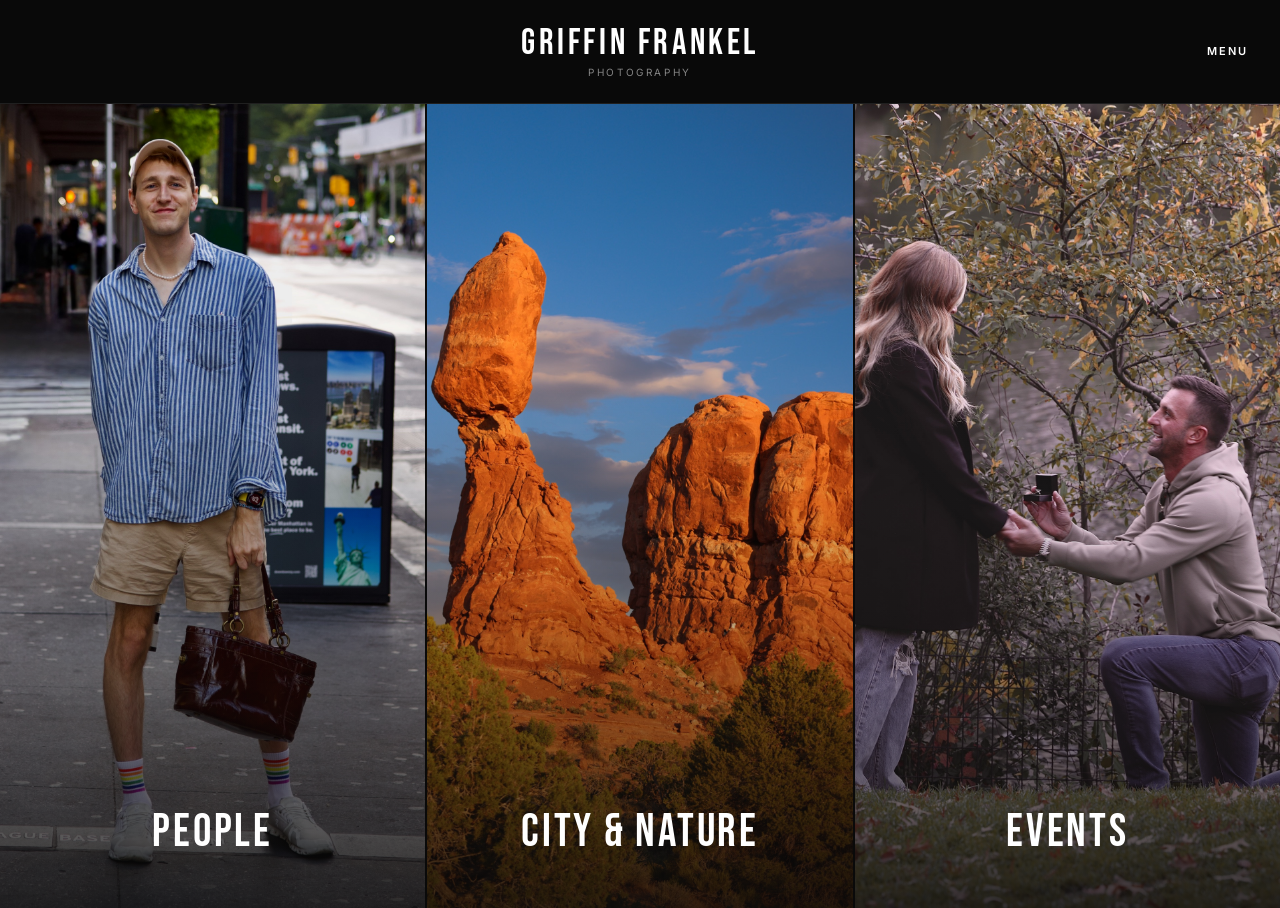
<file: index.html>
<!doctype html>
<html lang="en">
<head>
  <meta charset="utf-8" />
  <meta name="viewport" content="width=device-width, initial-scale=1" />
  <meta name="theme-color" content="#0a0a0a" />
  <meta name="description" content="Griffin Frankel Photography — People, city &amp; nature, and events." />
  <title>Griffin Frankel Photography</title>

  <link rel="preconnect" href="https://fonts.googleapis.com">
  <link rel="preconnect" href="https://fonts.gstatic.com" crossorigin>
  <link href="https://fonts.googleapis.com/css2?family=Bebas+Neue&family=Inter:wght@300;400;500;600&display=swap" rel="stylesheet">

  <link rel="icon" type="image/svg+xml" href="favicon.svg" />
  <link rel="stylesheet" href="styles.css?v=8" />
  <!-- Skip the intro splash if it's already played this session (runs before paint) -->
  <script>
    try { if (sessionStorage.getItem('introSeen')) document.documentElement.classList.add('intro-seen'); } catch (e) {}
  </script>
</head>
<body>
  <div class="intro" id="intro" aria-hidden="true">
    <h1 class="intro__title">
      <span>Griffin Frankel</span>
      <span class="intro__sub">Photography</span>
    </h1>
  </div>

  <header class="header">
    <div></div>
    <a class="brand" href="index.html" aria-label="Home">
      <span class="brand__name">Griffin Frankel</span>
      <span class="brand__tag">Photography</span>
    </a>
    <button class="menu-btn" id="menuBtn" aria-label="Open menu">Menu</button>
  </header>

  <nav class="nav-overlay" id="navOverlay" aria-label="Site navigation">
    <button class="nav-overlay__close" id="menuClose" aria-label="Close menu">Close</button>
    <ul class="nav-overlay__links">
      <li><a href="portrait.html">People</a></li>
      <li><a href="city-nature.html">City &amp; Nature</a></li>
      <li><a href="events.html">Events</a></li>
      <li class="nav-overlay__divider" aria-hidden="true"></li>
      <li><a href="contact.html">Contact</a></li>
    </ul>
  </nav>

  <main>
    <section class="panels" aria-label="Galleries">
      <a class="panel" href="portrait.html">
        <img class="panel__img" src="images/2T7A1190.jpg" alt="" fetchpriority="high" />
        <span class="panel__label">People</span>
      </a>
      <a class="panel" href="city-nature.html">
        <img class="panel__img" src="images/2T7A2553.jpg" alt="" fetchpriority="high" />
        <span class="panel__label">City &amp; Nature</span>
      </a>
      <a class="panel" href="events.html">
        <img class="panel__img" src="images/2T7A1469.jpeg" alt="" fetchpriority="high" />
        <span class="panel__label">Events</span>
      </a>
    </section>
  </main>

  <script src="script.js?v=6"></script>
  <script>
    // Remove the splash from the DOM after it fades, and mark it seen for this session
    (function () {
      var intro = document.getElementById('intro');
      if (!intro) return;
      if (document.documentElement.classList.contains('intro-seen')) { intro.remove(); return; }
      try { sessionStorage.setItem('introSeen', '1'); } catch (e) {}
      intro.addEventListener('animationend', function (e) {
        if (e.animationName === 'introFade') intro.remove();
      });
      // Fallback in case the animationend event doesn't fire
      setTimeout(function () { if (intro.parentNode) intro.remove(); }, 3000);
    })();
  </script>
</body>
</html>
</file>
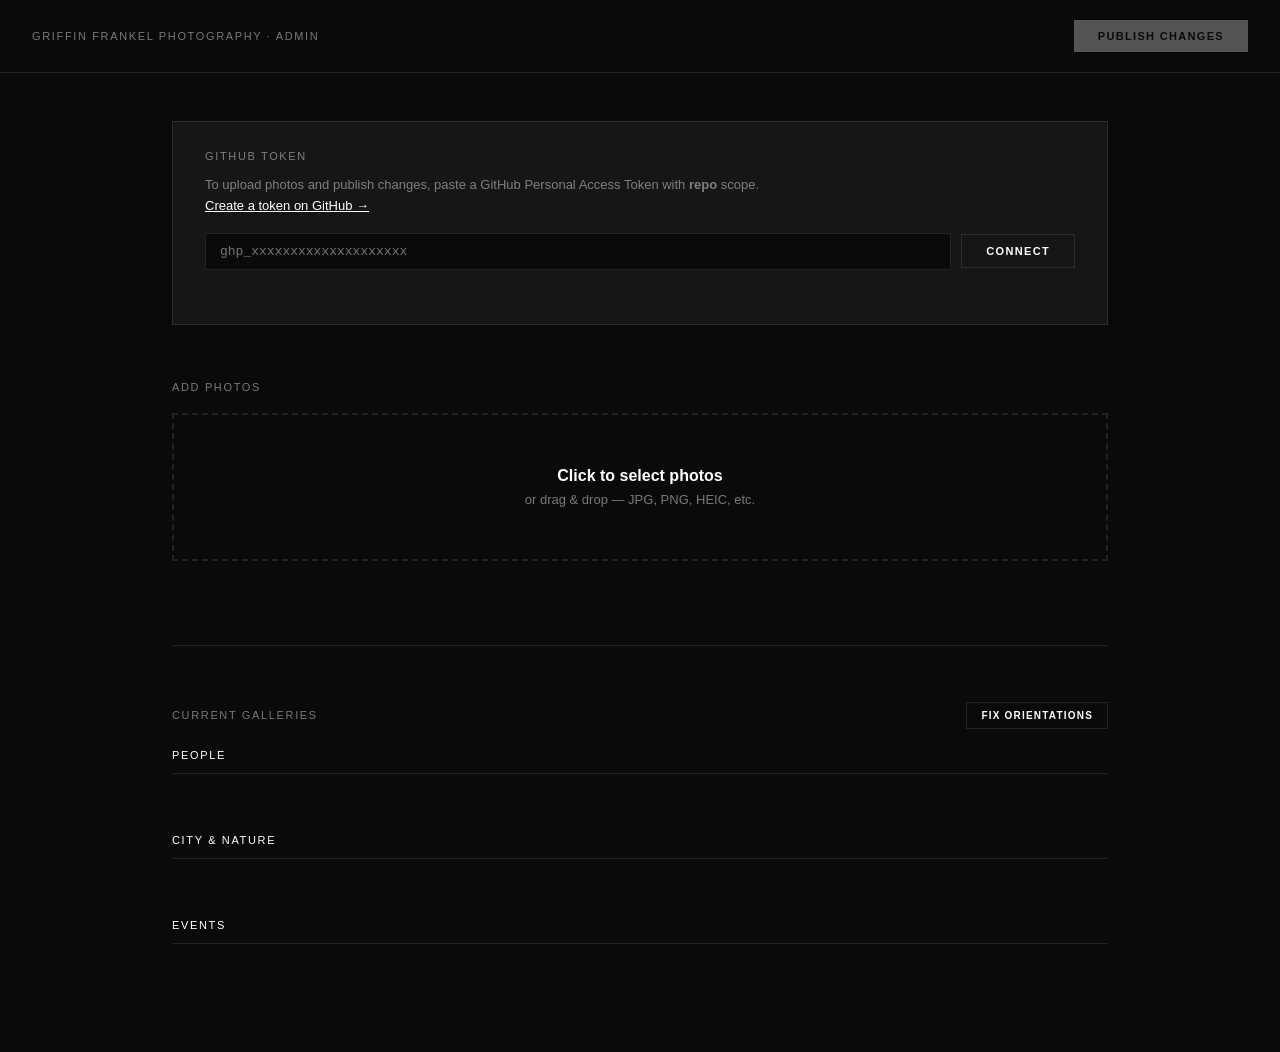
<file: admin.html>
<!DOCTYPE html>
<html lang="en">
<head>
  <meta charset="UTF-8">
  <meta name="viewport" content="width=device-width, initial-scale=1">
  <title>Admin · Griffin Frankel Photography</title>
  <style>
    *, *::before, *::after { box-sizing: border-box; margin: 0; padding: 0; }

    :root {
      --bg: #0a0a0a;
      --surface: #161616;
      --border: rgba(255,255,255,0.1);
      --text: #ffffff;
      --muted: rgba(255,255,255,0.45);
      --green: #4ade80;
      --red: #f87171;
    }

    body {
      background: var(--bg);
      color: var(--text);
      font-family: -apple-system, BlinkMacSystemFont, 'Helvetica Neue', sans-serif;
      font-size: 14px;
      min-height: 100vh;
    }

    /* ── Top bar ── */
    .topbar {
      display: flex;
      align-items: center;
      justify-content: space-between;
      padding: 20px 32px;
      border-bottom: 1px solid var(--border);
      position: sticky;
      top: 0;
      background: var(--bg);
      z-index: 10;
    }
    .topbar__title {
      font-size: 11px;
      letter-spacing: 0.15em;
      text-transform: uppercase;
      color: var(--muted);
    }
    .topbar__right { display: flex; align-items: center; gap: 16px; }
    .save-status { font-size: 11px; color: var(--muted); letter-spacing: 0.05em; }

    /* ── Buttons ── */
    .btn {
      background: var(--text);
      color: var(--bg);
      border: none;
      padding: 10px 24px;
      font-size: 11px;
      letter-spacing: 0.12em;
      text-transform: uppercase;
      cursor: pointer;
      font-weight: 600;
      transition: opacity 0.2s;
    }
    .btn:hover:not(:disabled) { opacity: 0.8; }
    .btn:disabled { opacity: 0.3; cursor: not-allowed; }
    .btn--ghost {
      background: transparent;
      color: var(--text);
      border: 1px solid var(--border);
    }

    /* ── Layout ── */
    .main { max-width: 1000px; margin: 0 auto; padding: 48px 32px; }

    /* ── Setup / token ── */
    .setup {
      background: var(--surface);
      border: 1px solid var(--border);
      padding: 28px 32px;
      margin-bottom: 56px;
    }
    .setup__label {
      font-size: 11px;
      letter-spacing: 0.15em;
      text-transform: uppercase;
      color: var(--muted);
      margin-bottom: 12px;
      display: block;
    }
    .setup__hint { color: var(--muted); line-height: 1.65; margin-bottom: 16px; font-size: 13px; }
    .setup__hint a { color: var(--text); }
    .input-row { display: flex; gap: 10px; align-items: center; }
    .input {
      flex: 1;
      background: var(--bg);
      border: 1px solid var(--border);
      color: var(--text);
      padding: 10px 14px;
      font-size: 13px;
      font-family: monospace;
      outline: none;
    }
    .input:focus { border-color: rgba(255,255,255,0.35); }
    .token-status {
      font-size: 11px;
      letter-spacing: 0.1em;
      text-transform: uppercase;
      margin-top: 10px;
      min-height: 16px;
    }
    .token-status.ok { color: var(--green); }
    .token-status.err { color: var(--red); }

    /* ── Section headings ── */
    .section-label {
      font-size: 11px;
      letter-spacing: 0.15em;
      text-transform: uppercase;
      color: var(--muted);
      margin-bottom: 20px;
    }
    .section-head {
      display: flex;
      align-items: baseline;
      justify-content: space-between;
      margin-bottom: 20px;
    }
    .section-head .section-label { margin-bottom: 0; }
    .btn--small { font-size: 10px; padding: 7px 14px; }
    .divider { border: none; border-top: 1px solid var(--border); margin: 56px 0; }

    /* ── Drop zone ── */
    .dropzone {
      border: 2px dashed var(--border);
      padding: 52px 32px;
      text-align: center;
      cursor: pointer;
      transition: border-color 0.2s;
      margin-bottom: 28px;
    }
    .dropzone:hover, .dropzone.drag-over { border-color: rgba(255,255,255,0.4); }
    .dropzone__text strong { display: block; font-size: 16px; margin-bottom: 6px; }
    .dropzone__text span { color: var(--muted); font-size: 13px; }

    /* ── Staged grid ── */
    .staged-grid {
      display: grid;
      grid-template-columns: repeat(auto-fill, minmax(160px, 1fr));
      gap: 14px;
      margin-bottom: 24px;
    }
    .staged-card {
      background: var(--surface);
      border: 1px solid var(--border);
      overflow: hidden;
    }
    .staged-card img {
      width: 100%;
      aspect-ratio: 4/5;
      object-fit: cover;
      display: block;
    }
    .staged-card__footer { padding: 10px; display: flex; flex-direction: column; gap: 8px; }
    .staged-card__name {
      font-size: 11px;
      color: var(--muted);
      white-space: nowrap;
      overflow: hidden;
      text-overflow: ellipsis;
    }
    .staged-card__size {
      font-size: 10px;
      color: var(--green);
      letter-spacing: 0.04em;
    }
    .select {
      background: var(--bg);
      border: 1px solid var(--border);
      color: var(--text);
      padding: 6px 8px;
      font-size: 12px;
      width: 100%;
      outline: none;
      cursor: pointer;
    }
    .staged-card__remove {
      background: transparent;
      border: none;
      color: var(--muted);
      cursor: pointer;
      font-size: 16px;
      align-self: flex-end;
      padding: 2px 4px;
      line-height: 1;
    }
    .staged-card__remove:hover { color: var(--red); }
    .staged-actions { display: flex; align-items: center; gap: 16px; margin-bottom: 48px; }
    .staged-actions span { font-size: 12px; color: var(--muted); }

    /* ── Progress ── */
    .progress { margin-bottom: 24px; display: none; }
    .progress.visible { display: block; }
    .progress__track { background: var(--border); height: 2px; }
    .progress__fill { background: var(--text); height: 2px; width: 0%; transition: width 0.3s; }
    .progress__label { font-size: 11px; color: var(--muted); margin-top: 8px; }

    /* ── Existing galleries ── */
    .gallery-section { margin-bottom: 44px; }
    .gallery-section__title {
      font-size: 11px;
      letter-spacing: 0.15em;
      text-transform: uppercase;
      padding-bottom: 12px;
      border-bottom: 1px solid var(--border);
      margin-bottom: 16px;
    }
    .existing-grid {
      display: grid;
      grid-template-columns: repeat(auto-fill, minmax(130px, 1fr));
      gap: 10px;
    }
    .existing-card { position: relative; background: var(--surface); }
    .existing-card img {
      width: 100%;
      aspect-ratio: 4/5;
      object-fit: cover;
      display: block;
      background: #1a1a1a;
      min-height: 80px;
    }
    .existing-card__remove {
      position: absolute;
      top: 6px; right: 6px;
      background: rgba(0,0,0,0.75);
      border: none;
      color: #fff;
      width: 26px; height: 26px;
      cursor: pointer;
      font-size: 13px;
      display: flex; align-items: center; justify-content: center;
      opacity: 0;
      transition: opacity 0.15s;
    }
    .existing-card:hover .existing-card__remove { opacity: 1; }
    .existing-card__remove:hover { background: var(--red); color: #000; }
    .existing-card__label {
      font-size: 10px;
      color: var(--muted);
      padding: 5px 7px;
      white-space: nowrap;
      overflow: hidden;
      text-overflow: ellipsis;
    }
    .existing-card--removed { opacity: 0.3; }
    .existing-card--removed .existing-card__remove { display: none; }
    .existing-card__undo {
      position: absolute;
      inset: 0;
      background: rgba(0,0,0,0.6);
      display: none;
      align-items: center;
      justify-content: center;
      font-size: 11px;
      letter-spacing: 0.08em;
      text-transform: uppercase;
      cursor: pointer;
    }
    .existing-card--removed .existing-card__undo { display: flex; }
    .empty { color: var(--muted); font-size: 13px; padding: 4px 0; }

    /* ── Toast ── */
    .toast {
      position: fixed;
      bottom: 28px; right: 28px;
      background: var(--surface);
      border: 1px solid var(--border);
      padding: 13px 18px;
      font-size: 13px;
      z-index: 200;
      opacity: 0;
      transform: translateY(6px);
      transition: opacity 0.25s, transform 0.25s;
      pointer-events: none;
      max-width: 300px;
      line-height: 1.4;
    }
    .toast.show { opacity: 1; transform: none; }
    .toast.success { border-color: var(--green); color: var(--green); }
    .toast.error { border-color: var(--red); color: var(--red); }

    .hidden { display: none !important; }
  </style>
</head>
<body>

<div class="topbar">
  <span class="topbar__title">Griffin Frankel Photography &middot; Admin</span>
  <div class="topbar__right">
    <span class="save-status" id="saveStatus"></span>
    <button class="btn" id="publishBtn" disabled>Publish Changes</button>
  </div>
</div>

<div class="main">

  <!-- Token setup -->
  <div class="setup" id="setupSection">
    <span class="setup__label">GitHub Token</span>
    <p class="setup__hint">
      To upload photos and publish changes, paste a GitHub Personal Access Token with <strong>repo</strong> scope.<br>
      <a href="https://github.com/settings/tokens/new?scopes=repo&description=GFP+Admin" target="_blank">Create a token on GitHub &rarr;</a>
    </p>
    <div class="input-row">
      <input class="input" type="password" id="tokenInput" placeholder="ghp_xxxxxxxxxxxxxxxxxxxx" autocomplete="off">
      <button class="btn btn--ghost" id="saveTokenBtn">Connect</button>
      <button class="btn btn--ghost hidden" id="clearTokenBtn">Disconnect</button>
    </div>
    <div class="token-status" id="tokenStatus"></div>
  </div>

  <!-- Add photos -->
  <p class="section-label">Add Photos</p>

  <div class="dropzone" id="dropzone">
    <input type="file" id="fileInput" accept="image/*" multiple hidden>
    <div class="dropzone__text">
      <strong>Click to select photos</strong>
      <span>or drag &amp; drop — JPG, PNG, HEIC, etc.</span>
    </div>
  </div>

  <div class="progress" id="progress">
    <div class="progress__track"><div class="progress__fill" id="progressFill"></div></div>
    <div class="progress__label" id="progressLabel">Uploading…</div>
  </div>

  <div class="staged-grid" id="stagedGrid"></div>

  <div class="staged-actions hidden" id="stagedActions">
    <button class="btn" id="uploadBtn">Upload to Site</button>
    <span id="stagedCount"></span>
  </div>

  <hr class="divider">

  <!-- Existing galleries -->
  <div class="section-head">
    <p class="section-label">Current Galleries</p>
    <button class="btn btn--ghost btn--small" id="backfillBtn" title="Detect and save aspect ratios for photos that are missing them">Fix orientations</button>
  </div>

  <div class="gallery-section">
    <div class="gallery-section__title">People</div>
    <div class="existing-grid" id="existing-portrait"></div>
  </div>

  <div class="gallery-section">
    <div class="gallery-section__title">City &amp; Nature</div>
    <div class="existing-grid" id="existing-city-nature"></div>
  </div>

  <div class="gallery-section">
    <div class="gallery-section__title">Events</div>
    <div class="existing-grid" id="existing-events"></div>
  </div>

</div>

<div class="toast" id="toast"></div>

<script>
const REPO   = 'griffinfrankelphotography/Portfolio';
const BRANCH = 'main';
const API    = 'https://api.github.com';

// ── State ──────────────────────────────────────────────────────────────────
let token           = localStorage.getItem('gfp_token') || '';
let photosData      = [];   // current photos.json contents
let staged          = [];   // files picked but not yet uploaded
let pendingAdds     = new Set();   // srcs uploaded here but not yet published
let pendingRemoves  = new Set();
let backfilled      = false;   // aspect ratios detected here but not yet published
let localPreviews   = {};   // src → dataUrl for just-uploaded photos (before GH Pages deploys)

// ── DOM ────────────────────────────────────────────────────────────────────
const tokenInput   = document.getElementById('tokenInput');
const saveTokenBtn = document.getElementById('saveTokenBtn');
const clearTokenBtn= document.getElementById('clearTokenBtn');
const tokenStatus  = document.getElementById('tokenStatus');
const dropzone     = document.getElementById('dropzone');
const fileInput    = document.getElementById('fileInput');
const stagedGrid   = document.getElementById('stagedGrid');
const stagedActions= document.getElementById('stagedActions');
const stagedCount  = document.getElementById('stagedCount');
const uploadBtn    = document.getElementById('uploadBtn');
const publishBtn   = document.getElementById('publishBtn');
const saveStatus   = document.getElementById('saveStatus');
const progress     = document.getElementById('progress');
const progressFill = document.getElementById('progressFill');
const progressLabel= document.getElementById('progressLabel');
const backfillBtn  = document.getElementById('backfillBtn');
const toast        = document.getElementById('toast');

// ── Boot ───────────────────────────────────────────────────────────────────
if (token) {
  tokenInput.value = '•'.repeat(20);
  setTokenUI(true);
  loadPhotos();
}

// ── Token ──────────────────────────────────────────────────────────────────
saveTokenBtn.addEventListener('click', () => {
  const val = tokenInput.value.trim();
  if (!val || val.startsWith('•')) return;
  token = val;
  localStorage.setItem('gfp_token', token);
  tokenInput.value = '•'.repeat(20);
  setTokenUI(true);
  loadPhotos();
});

clearTokenBtn.addEventListener('click', () => {
  token = '';
  localStorage.removeItem('gfp_token');
  tokenInput.value = '';
  tokenStatus.textContent = '';
  tokenStatus.className = 'token-status';
  setTokenUI(false);
  publishBtn.disabled = true;
});

function setTokenUI(connected) {
  saveTokenBtn.classList.toggle('hidden', connected);
  clearTokenBtn.classList.toggle('hidden', !connected);
}

// ── GitHub helpers ─────────────────────────────────────────────────────────
function ghHeaders() {
  return { Authorization: `token ${token}`, Accept: 'application/vnd.github.v3+json' };
}

async function ghGet(path) {
  // no-store: GitHub lets browsers cache API reads for 60s, which hands back stale shas
  const r = await fetch(`${API}${path}`, { cache: 'no-store', headers: ghHeaders() });
  if (!r.ok) throw new Error(`GitHub ${r.status}`);
  return r.json();
}

async function ghPut(path, body) {
  const r = await fetch(`${API}${path}`, {
    method: 'PUT',
    headers: { ...ghHeaders(), 'Content-Type': 'application/json' },
    body: JSON.stringify(body)
  });
  if (!r.ok) {
    const err = await r.json().catch(() => ({}));
    throw new Error(err.message || `GitHub ${r.status}`);
  }
  return r.json();
}

// ── Load photos.json ───────────────────────────────────────────────────────
async function fetchPhotos() {
  try {
    const data = await ghGet(`/repos/${REPO}/contents/photos.json?ref=${BRANCH}`);
    return { sha: data.sha, list: JSON.parse(atob(data.content.replace(/\s/g, ''))) };
  } catch (e) {
    if (e.message.includes('404')) return { sha: '', list: [] };
    throw e;
  }
}

async function loadPhotos() {
  tokenStatus.textContent = 'Connecting…';
  tokenStatus.className = 'token-status';
  try {
    photosData = (await fetchPhotos()).list;
    tokenStatus.textContent = '✓ Connected';
    tokenStatus.className = 'token-status ok';
    publishBtn.disabled = false;
    renderExisting();
  } catch (_) {
    tokenStatus.textContent = '✗ Could not connect — check your token';
    tokenStatus.className = 'token-status err';
  }
}

// ── Render existing galleries ──────────────────────────────────────────────
function renderExisting() {
  ['portrait', 'city-nature', 'events'].forEach(tag => {
    const el = document.getElementById(`existing-${tag}`);
    const items = photosData.filter(p => p.tag === tag);
    if (items.length === 0) {
      el.innerHTML = '<p class="empty">No photos yet.</p>';
      return;
    }
    el.innerHTML = '';
    items.forEach(p => {
      const removed = pendingRemoves.has(p.src);
      const filename = p.src.replace('images/', '');
      const card = document.createElement('div');
      card.className = 'existing-card' + (removed ? ' existing-card--removed' : '');
      card.innerHTML = `
        <img src="${localPreviews[p.src] || p.src}" alt="${filename}" loading="lazy">
        <button class="existing-card__remove" title="Remove">✕</button>
        <div class="existing-card__undo">Undo</div>
        <div class="existing-card__label">${filename}</div>
      `;
      card.querySelector('.existing-card__remove').addEventListener('click', () => {
        pendingRemoves.add(p.src);
        updateSaveStatus();
        renderExisting();
      });
      card.querySelector('.existing-card__undo').addEventListener('click', () => {
        pendingRemoves.delete(p.src);
        updateSaveStatus();
        renderExisting();
      });
      el.appendChild(card);
    });
  });
}

// ── Drop zone ──────────────────────────────────────────────────────────────
dropzone.addEventListener('click', () => fileInput.click());
dropzone.addEventListener('dragover', e => { e.preventDefault(); dropzone.classList.add('drag-over'); });
dropzone.addEventListener('dragleave', () => dropzone.classList.remove('drag-over'));
dropzone.addEventListener('drop', e => {
  e.preventDefault();
  dropzone.classList.remove('drag-over');
  addFiles([...e.dataTransfer.files].filter(f => f.type.startsWith('image/')));
});
fileInput.addEventListener('change', () => { addFiles([...fileInput.files]); fileInput.value = ''; });

// ── Image compression ──────────────────────────────────────────────────────
// Max long-edge 2400px, JPEG quality 0.82 — sharp on retina, ~70-85% smaller
const MAX_PX = 2400;
const QUALITY = 0.82;

function compressImage(file) {
  return new Promise(resolve => {
    const reader = new FileReader();
    reader.onload = e => {
      const img = new Image();
      img.onload = () => {
        let { width, height } = img;
        const longest = Math.max(width, height);
        if (longest > MAX_PX) {
          const scale = MAX_PX / longest;
          width  = Math.round(width  * scale);
          height = Math.round(height * scale);
        }
        const canvas = document.createElement('canvas');
        canvas.width  = width;
        canvas.height = height;
        canvas.getContext('2d').drawImage(img, 0, 0, width, height);
        const dataUrl = canvas.toDataURL('image/jpeg', QUALITY);
        const compressedBytes = Math.round((dataUrl.length - 22) * 0.75); // base64 → bytes approx
        resolve({ dataUrl, compressedBytes, w: width, h: height });
      };
      img.src = e.target.result;
    };
    reader.readAsDataURL(file);
  });
}

function aspectOf(w, h) {
  return parseFloat((w / h).toFixed(3));
}

function plural(n, word) {
  return `${n} ${word}${n === 1 ? '' : 's'}`;
}

function fmtBytes(b) {
  return b >= 1048576 ? (b / 1048576).toFixed(1) + ' MB'
       : b >= 1024    ? (b / 1024).toFixed(0) + ' KB'
       : b + ' B';
}

function addFiles(files) {
  files.forEach(async file => {
    const original = file.size;
    const { dataUrl, compressedBytes, w, h } = await compressImage(file);
    const savings = original > 0 ? Math.round((1 - compressedBytes / original) * 100) : 0;
    staged.push({ file, dataUrl, tag: 'portrait', original, compressedBytes, savings, w, h });
    renderStaged();
  });
}

function renderStaged() {
  stagedGrid.innerHTML = '';
  if (staged.length === 0) { stagedActions.classList.add('hidden'); return; }
  stagedActions.classList.remove('hidden');
  stagedCount.textContent = `${plural(staged.length, 'photo')} selected`;
  staged.forEach((item, i) => {
    const card = document.createElement('div');
    card.className = 'staged-card';
    const sizeLabel = item.savings > 0
      ? `${fmtBytes(item.compressedBytes)} · ${item.savings}% smaller`
      : fmtBytes(item.compressedBytes);
    card.innerHTML = `
      <img src="${item.dataUrl}" alt="">
      <div class="staged-card__footer">
        <div class="staged-card__name">${item.file.name}</div>
        <div class="staged-card__size">${sizeLabel}</div>
        <select class="select" data-i="${i}">
          <option value="portrait">People</option>
          <option value="city-nature">City &amp; Nature</option>
          <option value="events">Events</option>
        </select>
        <button class="staged-card__remove" data-i="${i}" title="Remove">✕</button>
      </div>
    `;
    card.querySelector('select').value = item.tag;
    card.querySelector('select').addEventListener('change', e => { staged[+e.target.dataset.i].tag = e.target.value; });
    card.querySelector('.staged-card__remove').addEventListener('click', e => {
      staged.splice(+e.currentTarget.dataset.i, 1);
      renderStaged();
    });
    stagedGrid.appendChild(card);
  });
}

// ── Upload ─────────────────────────────────────────────────────────────────
uploadBtn.addEventListener('click', async () => {
  if (!token) { showToast('Connect your GitHub token first', 'error'); return; }
  if (staged.length === 0) return;

  uploadBtn.disabled = true;
  progress.classList.add('visible');

  let done = 0;
  const uploaded = [];

  for (const item of staged) {
    const filename = item.file.name.replace(/\s+/g, '-').replace(/\.[^.]+$/, '.jpg');
    const path = `images/${filename}`;
    progressLabel.textContent = `Uploading ${filename}…`;

    try {
      let sha;
      try { sha = (await ghGet(`/repos/${REPO}/contents/${path}?ref=${BRANCH}`)).sha; } catch (_) {}

      await ghPut(`/repos/${REPO}/contents/${path}`, {
        message: `Upload photo: ${filename}`,
        content: item.dataUrl.split(',')[1],
        branch: BRANCH,
        ...(sha ? { sha } : {})
      });

      uploaded.push({ src: path, tag: item.tag, aspect: aspectOf(item.w, item.h) });
      localPreviews[path] = item.dataUrl; // use local copy until GH Pages deploys
    } catch (e) {
      showToast(`Failed: ${filename} — ${e.message}`, 'error');
    }

    done++;
    progressFill.style.width = `${(done / staged.length) * 100}%`;
  }

  photosData = [...photosData.filter(p => !uploaded.some(u => u.src === p.src)), ...uploaded];
  uploaded.forEach(p => pendingAdds.add(p.src));
  staged = [];
  renderStaged();
  renderExisting();
  progress.classList.remove('visible');
  progressFill.style.width = '0%';
  uploadBtn.disabled = false;

  if (uploaded.length) {
    updateSaveStatus();
    showToast(`${plural(uploaded.length, 'photo')} uploaded. Click Publish to go live.`, 'success');
  }
});

// ── Publish ────────────────────────────────────────────────────────────────
publishBtn.addEventListener('click', async () => {
  if (!token) { showToast('Connect your GitHub token first', 'error'); return; }

  publishBtn.disabled = true;
  saveStatus.textContent = 'Publishing…';

  try {
    // Re-read photos.json right before writing, so changes made since this page
    // loaded (another tab, the Lightroom plugin) are kept and the sha is current.
    const remote = await fetchPhotos();
    const local = new Map(photosData.map(p => [p.src, p]));
    const remoteSrcs = new Set(remote.list.map(p => p.src));
    const merged = remote.list.map(p => {
      const mine = local.get(p.src);
      if (mine && pendingAdds.has(p.src)) return mine;                          // re-uploaded here
      if (mine && mine.aspect && !p.aspect) return { ...p, aspect: mine.aspect }; // backfilled here
      return p;
    });
    const final = [...merged, ...photosData.filter(p => pendingAdds.has(p.src) && !remoteSrcs.has(p.src))]
      .filter(p => !pendingRemoves.has(p.src));
    const content = btoa(unescape(encodeURIComponent(JSON.stringify(final, null, 2))));

    await ghPut(`/repos/${REPO}/contents/photos.json`, {
      message: 'Update gallery',
      content,
      branch: BRANCH,
      ...(remote.sha ? { sha: remote.sha } : {})
    });
    photosData = final;
    pendingAdds.clear();
    pendingRemoves.clear();
    backfilled = false;
    renderExisting();
    updateSaveStatus();
    publishBtn.disabled = false;
    showToast('Published! Site updates in ~60 seconds.', 'success');
  } catch (e) {
    updateSaveStatus();
    publishBtn.disabled = false;
    showToast(`Publish failed: ${e.message}`, 'error');
  }
});

// ── Helpers ────────────────────────────────────────────────────────────────
function hasChanges() {
  return pendingAdds.size > 0 || pendingRemoves.size > 0 || backfilled;
}

function updateSaveStatus() {
  saveStatus.textContent = hasChanges() ? 'Unsaved changes' : '';
}

let toastTimer;
function showToast(msg, type = '') {
  toast.textContent = msg;
  toast.className = `toast show ${type}`;
  clearTimeout(toastTimer);
  toastTimer = setTimeout(() => toast.classList.remove('show'), 5000);
}

window.addEventListener('beforeunload', e => { if (hasChanges()) e.preventDefault(); });

// ── Backfill aspect ratios for legacy photos ───────────────────────────────
backfillBtn.addEventListener('click', async () => {
  if (!token) { showToast('Connect your GitHub token first', 'error'); return; }
  const missing = photosData.filter(p => !p.aspect);
  if (missing.length === 0) { showToast('All photos already have orientation data.', 'success'); return; }

  backfillBtn.disabled = true;
  backfillBtn.textContent = 'Detecting…';

  let fixed = 0;
  await Promise.all(missing.map(p => new Promise(resolve => {
    const img = new Image();
    img.onload = () => {
      p.aspect = aspectOf(img.naturalWidth, img.naturalHeight);
      fixed++;
      resolve();
    };
    img.onerror = resolve; // skip if image can't load
    img.src = p.src;
  })));

  backfillBtn.textContent = 'Fix orientations';
  backfillBtn.disabled = false;

  if (fixed === 0) { showToast('Could not detect any images — are they uploaded?', 'error'); return; }

  backfilled = true;
  updateSaveStatus();
  renderExisting();
  showToast(`Detected ${plural(fixed, 'photo')}. Click Publish to save.`, 'success');
});
</script>

</body>
</html>
</file>
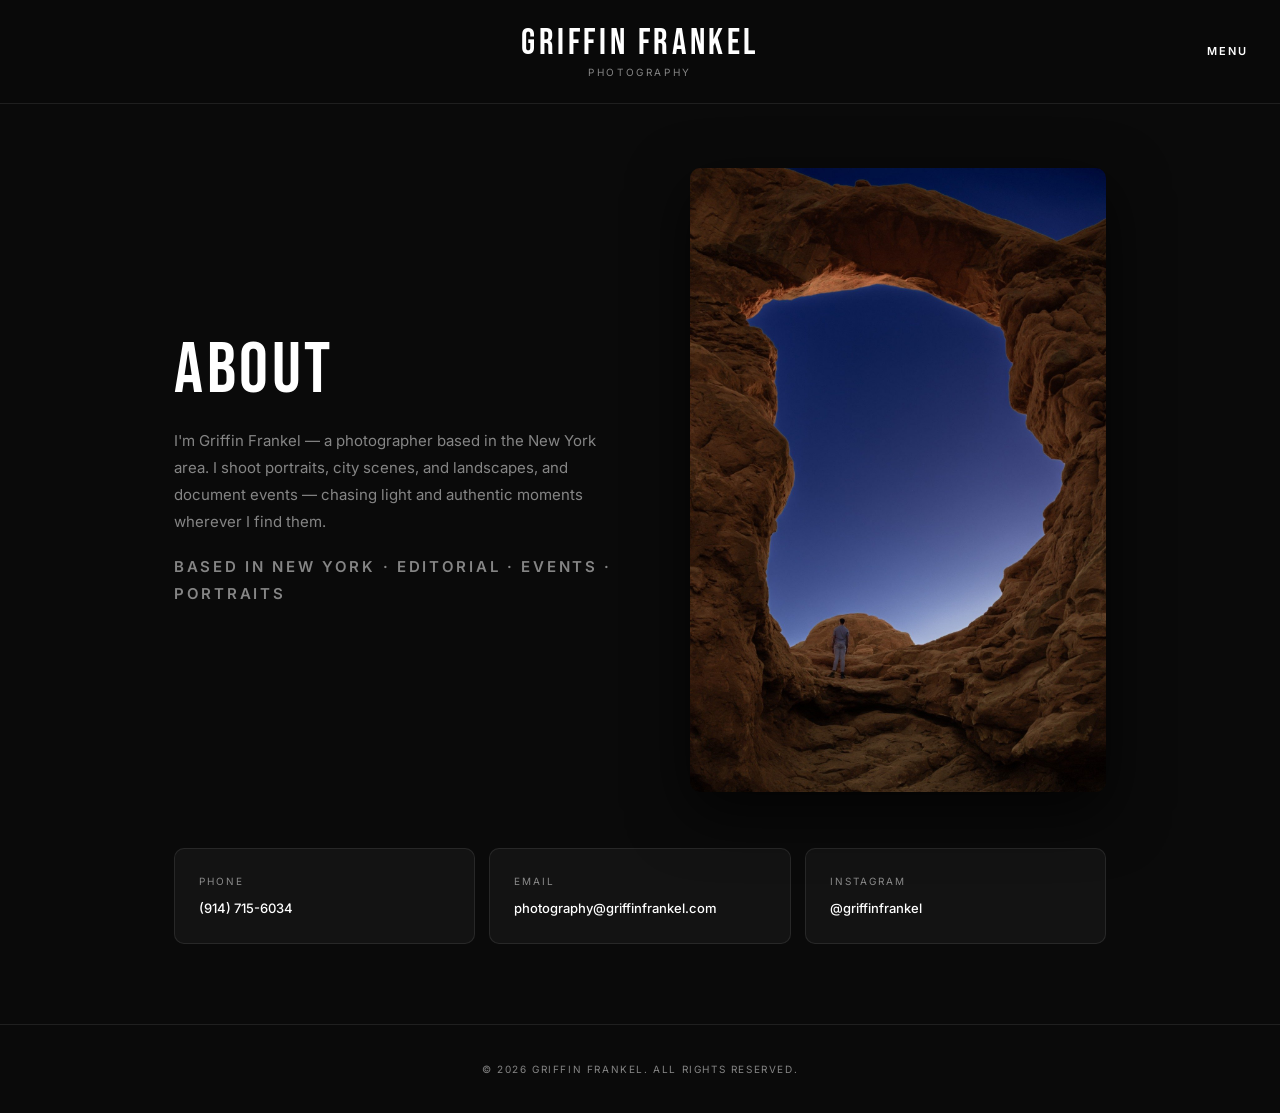
<file: contact.html>
<!doctype html>
<html lang="en">
<head>
  <meta charset="utf-8" />
  <meta name="viewport" content="width=device-width, initial-scale=1" />
  <meta name="theme-color" content="#0a0a0a" />
  <meta name="description" content="Contact Griffin Frankel for bookings, prints, and collaborations." />
  <title>Contact — Griffin Frankel Photography</title>

  <link rel="preconnect" href="https://fonts.googleapis.com">
  <link rel="preconnect" href="https://fonts.gstatic.com" crossorigin>
  <link href="https://fonts.googleapis.com/css2?family=Bebas+Neue&family=Inter:wght@300;400;500;600&display=swap" rel="stylesheet">

  <link rel="icon" type="image/svg+xml" href="favicon.svg" />
  <link rel="stylesheet" href="styles.css?v=8" />
</head>
<body>
  <header class="header">
    <div></div>
    <a class="brand" href="index.html" aria-label="Home">
      <span class="brand__name">Griffin Frankel</span>
      <span class="brand__tag">Photography</span>
    </a>
    <button class="menu-btn" id="menuBtn" aria-label="Open menu">Menu</button>
  </header>

  <nav class="nav-overlay" id="navOverlay" aria-label="Site navigation">
    <button class="nav-overlay__close" id="menuClose" aria-label="Close menu">Close</button>
    <ul class="nav-overlay__links">
      <li><a href="portrait.html">People</a></li>
      <li><a href="city-nature.html">City &amp; Nature</a></li>
      <li><a href="events.html">Events</a></li>
      <li class="nav-overlay__divider" aria-hidden="true"></li>
      <li><a href="contact.html">Contact</a></li>
    </ul>
  </nav>

  <main>
    <section class="about about--split">
      <div class="about__text">
        <h1>About</h1>
        <p>
          I'm Griffin Frankel — a photographer based in the New York area. I shoot portraits,
          city scenes, and landscapes, and document events — chasing light and authentic moments wherever I find them.
        </p>
        <p class="about__meta">Based in New York · Editorial · Events · Portraits</p>
      </div>
      <figure class="about__photo">
        <img src="images/about-arch.jpg" alt="Griffin standing beneath a sandstone arch at dusk" loading="lazy" />
      </figure>
    </section>

    <div class="contact">
      <a class="contact__item" href="tel:+19147156034">
        <span class="contact__label">Phone</span>
        <span class="contact__value">(914) 715-6034</span>
      </a>
      <a class="contact__item" href="mailto:photography@griffinfrankel.com">
        <span class="contact__label">Email</span>
        <span class="contact__value">photography@griffinfrankel.com</span>
      </a>
      <a class="contact__item" href="https://instagram.com/griffinfrankel" target="_blank" rel="noreferrer">
        <span class="contact__label">Instagram</span>
        <span class="contact__value">@griffinfrankel</span>
      </a>
    </div>
  </main>

  <footer class="footer">
    <p>© <span id="year"></span> Griffin Frankel. All rights reserved.</p>
  </footer>

  <script src="script.js?v=6"></script>
</body>
</html>
</file>
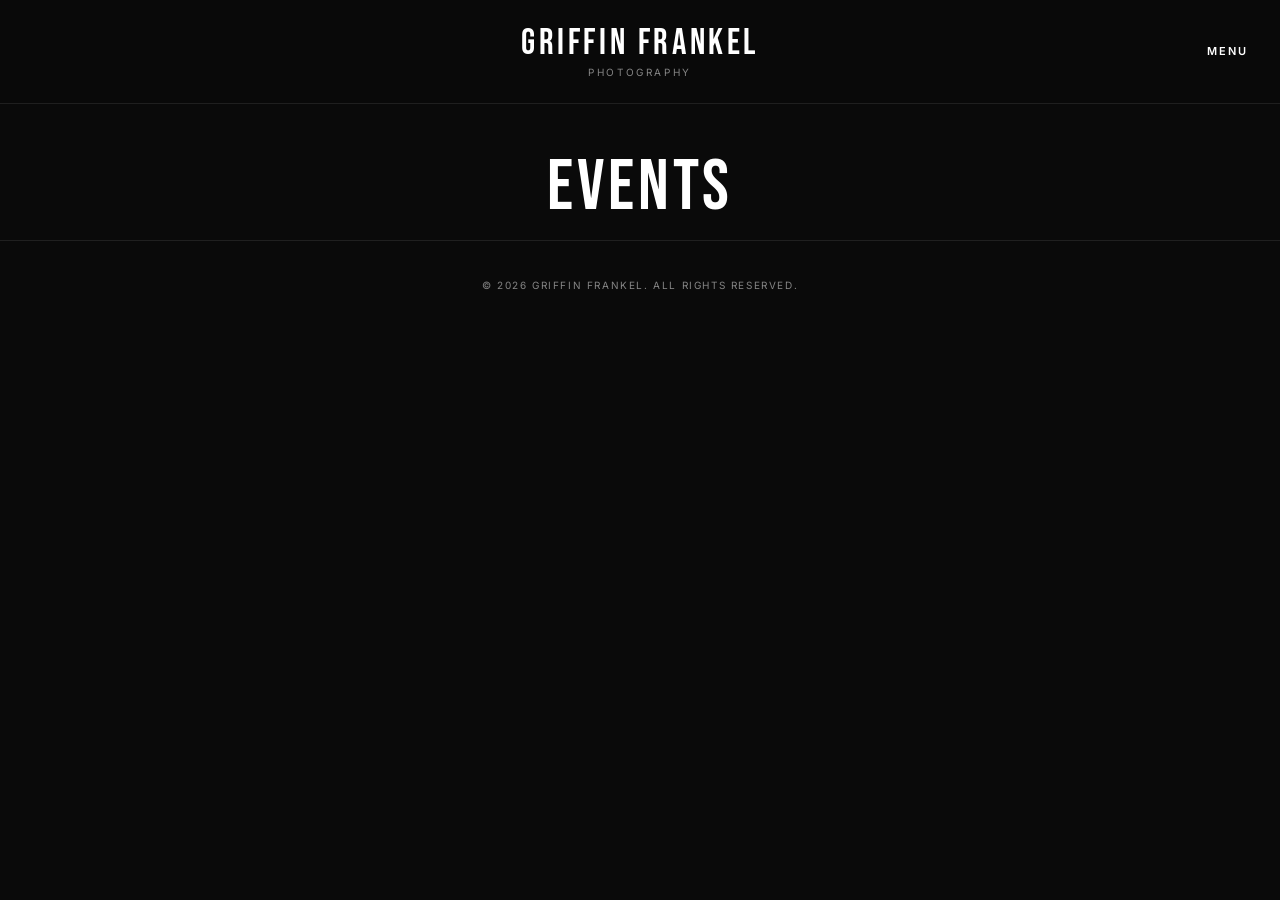
<file: events.html>
<!doctype html>
<html lang="en">
<head>
  <meta charset="utf-8" />
  <meta name="viewport" content="width=device-width, initial-scale=1" />
  <meta name="theme-color" content="#0a0a0a" />
  <meta name="description" content="Events photography by Griffin Frankel." />
  <title>Events — Griffin Frankel Photography</title>

  <link rel="preconnect" href="https://fonts.googleapis.com">
  <link rel="preconnect" href="https://fonts.gstatic.com" crossorigin>
  <link href="https://fonts.googleapis.com/css2?family=Bebas+Neue&family=Inter:wght@300;400;500;600&display=swap" rel="stylesheet">

  <link rel="icon" type="image/svg+xml" href="favicon.svg" />
  <link rel="stylesheet" href="styles.css?v=8" />
</head>
<body>
  <header class="header">
    <div></div>
    <a class="brand" href="index.html" aria-label="Home">
      <span class="brand__name">Griffin Frankel</span>
      <span class="brand__tag">Photography</span>
    </a>
    <button class="menu-btn" id="menuBtn" aria-label="Open menu">Menu</button>
  </header>

  <nav class="nav-overlay" id="navOverlay" aria-label="Site navigation">
    <button class="nav-overlay__close" id="menuClose" aria-label="Close menu">Close</button>
    <ul class="nav-overlay__links">
      <li><a href="portrait.html">People</a></li>
      <li><a href="city-nature.html">City &amp; Nature</a></li>
      <li><a href="events.html">Events</a></li>
      <li class="nav-overlay__divider" aria-hidden="true"></li>
      <li><a href="contact.html">Contact</a></li>
    </ul>
  </nav>

  <main>
    <section class="page-head">
      <h1>Events</h1>
    </section>
    <div class="grid" id="grid-events" aria-label="Events gallery">
      <!-- Cards injected by script.js -->
    </div>
  </main>

  <footer class="footer">
    <p>© <span id="year"></span> Griffin Frankel. All rights reserved.</p>
  </footer>

  <div class="lightbox" id="lightbox" aria-hidden="true" role="dialog" aria-label="Image viewer">
    <button class="lightbox__close" id="closeLightbox" aria-label="Close">✕</button>
    <button class="lightbox__nav lightbox__nav--prev" id="prevBtn" aria-label="Previous">‹</button>
    <figure class="lightbox__figure">
      <img id="lightboxImg" alt="" />
    </figure>
    <button class="lightbox__nav lightbox__nav--next" id="nextBtn" aria-label="Next">›</button>
  </div>

  <script src="script.js?v=6"></script>
</body>
</html>
</file>
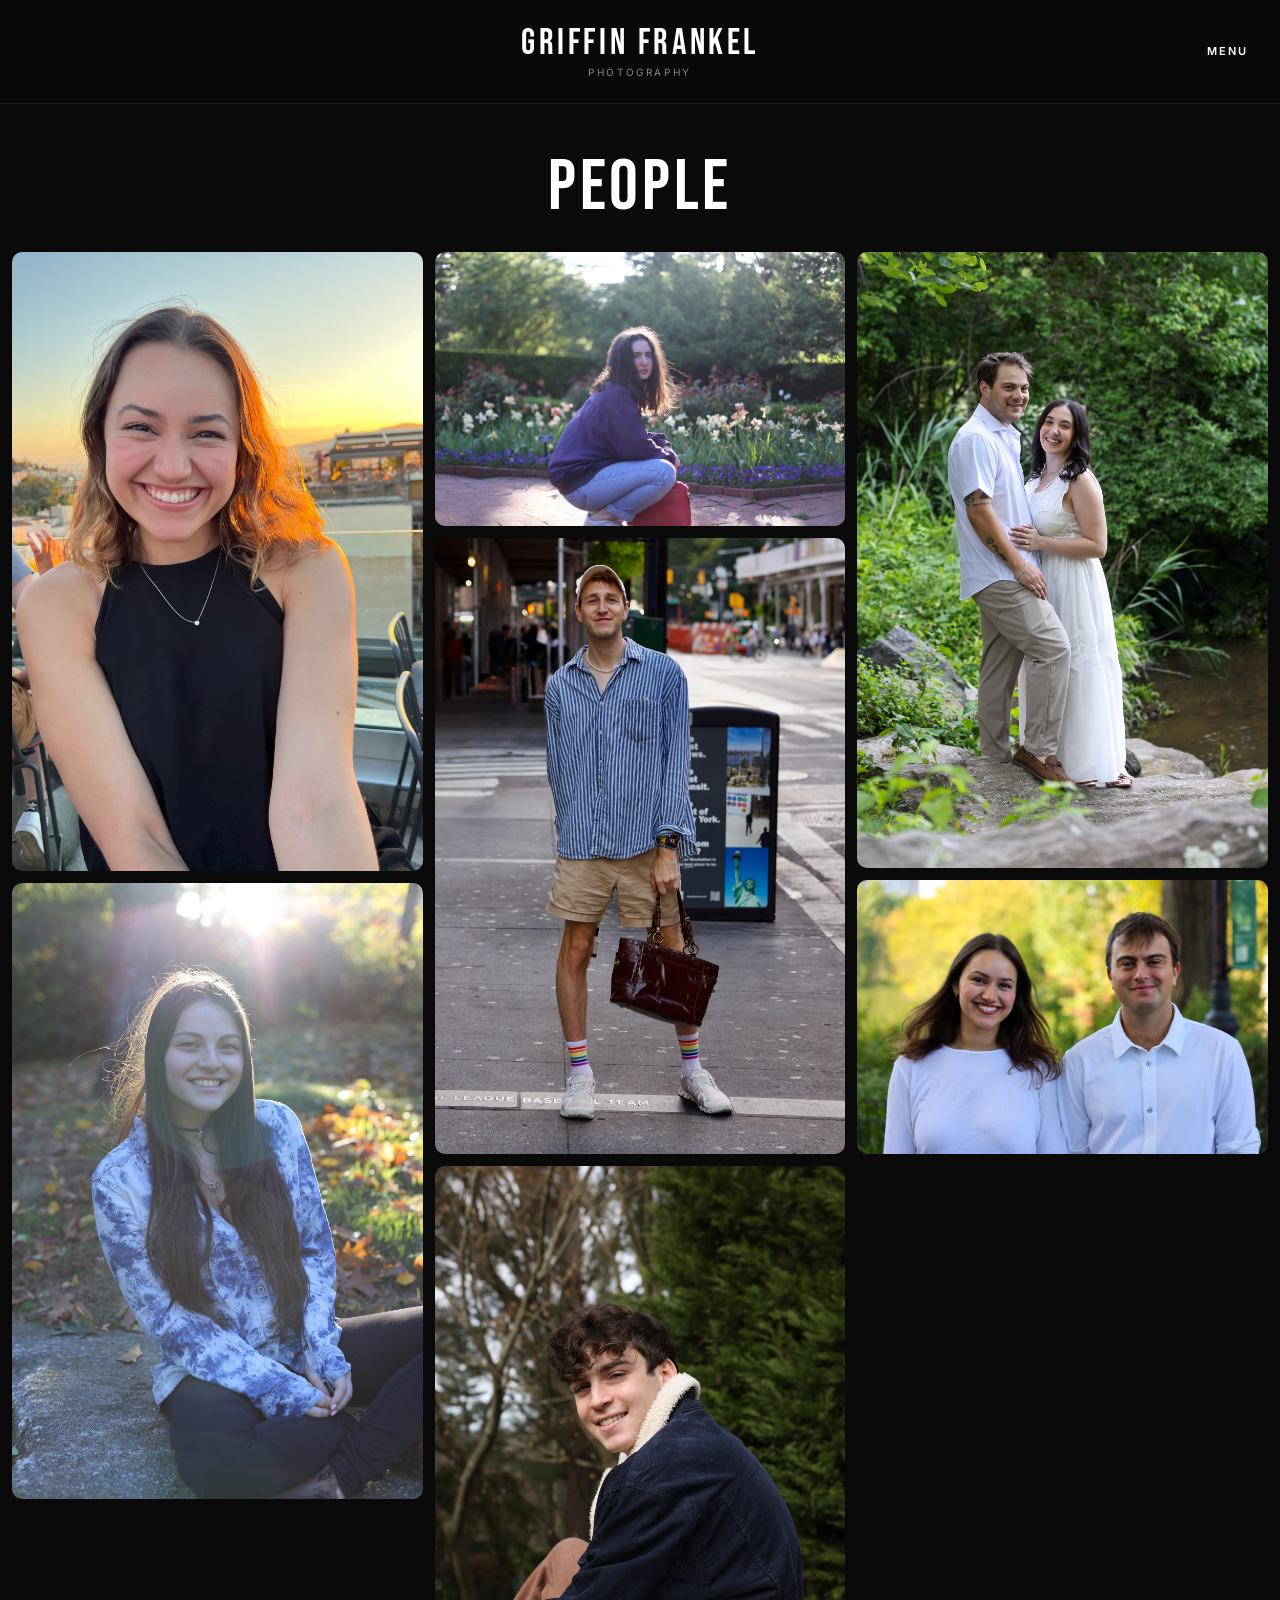
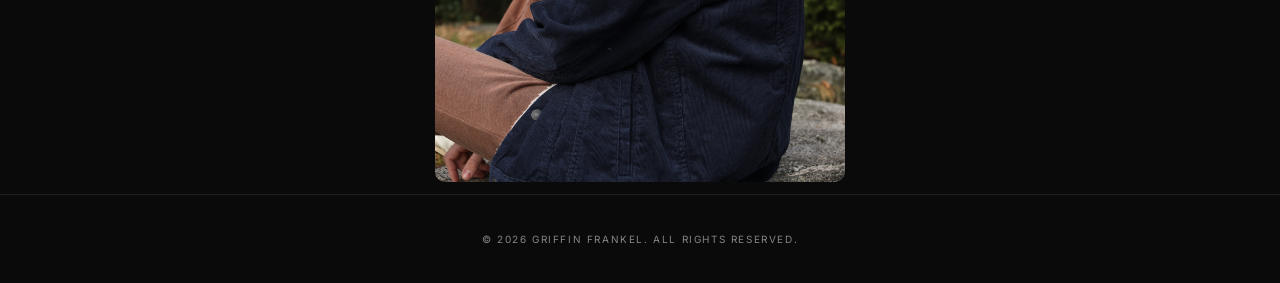
<file: portrait.html>
<!doctype html>
<html lang="en">
<head>
  <meta charset="utf-8" />
  <meta name="viewport" content="width=device-width, initial-scale=1" />
  <meta name="theme-color" content="#0a0a0a" />
  <meta name="description" content="People photography by Griffin Frankel." />
  <title>People — Griffin Frankel Photography</title>

  <link rel="preconnect" href="https://fonts.googleapis.com">
  <link rel="preconnect" href="https://fonts.gstatic.com" crossorigin>
  <link href="https://fonts.googleapis.com/css2?family=Bebas+Neue&family=Inter:wght@300;400;500;600&display=swap" rel="stylesheet">

  <link rel="icon" type="image/svg+xml" href="favicon.svg" />
  <link rel="stylesheet" href="styles.css?v=8" />
</head>
<body>
  <header class="header">
    <div></div>
    <a class="brand" href="index.html" aria-label="Home">
      <span class="brand__name">Griffin Frankel</span>
      <span class="brand__tag">Photography</span>
    </a>
    <button class="menu-btn" id="menuBtn" aria-label="Open menu">Menu</button>
  </header>

  <nav class="nav-overlay" id="navOverlay" aria-label="Site navigation">
    <button class="nav-overlay__close" id="menuClose" aria-label="Close menu">Close</button>
    <ul class="nav-overlay__links">
      <li><a href="portrait.html">People</a></li>
      <li><a href="city-nature.html">City &amp; Nature</a></li>
      <li><a href="events.html">Events</a></li>
      <li class="nav-overlay__divider" aria-hidden="true"></li>
      <li><a href="contact.html">Contact</a></li>
    </ul>
  </nav>

  <main>
    <section class="page-head">
      <h1>People</h1>
    </section>
    <div class="grid" id="grid-portrait" aria-label="Portrait gallery">
      <!-- Cards injected by script.js -->
    </div>
  </main>

  <footer class="footer">
    <p>© <span id="year"></span> Griffin Frankel. All rights reserved.</p>
  </footer>

  <div class="lightbox" id="lightbox" aria-hidden="true" role="dialog" aria-label="Image viewer">
    <button class="lightbox__close" id="closeLightbox" aria-label="Close">✕</button>
    <button class="lightbox__nav lightbox__nav--prev" id="prevBtn" aria-label="Previous">‹</button>
    <figure class="lightbox__figure">
      <img id="lightboxImg" alt="" />
    </figure>
    <button class="lightbox__nav lightbox__nav--next" id="nextBtn" aria-label="Next">›</button>
  </div>

  <script src="script.js?v=6"></script>
</body>
</html>
</file>
<file: styles.css>
:root{
  --bg: #0a0a0a;
  --panel: rgba(255,255,255,0.04);
  --text: #ffffff;
  --muted: rgba(255,255,255,0.5);
  --subtle: rgba(255,255,255,0.09);
  --accent: #ffffff;
  --radius: 10px;
  --shadow: 0 20px 60px rgba(0,0,0,0.7);
  --ease: cubic-bezier(.2,.8,.2,1);
}

*, *::before, *::after{ box-sizing: border-box; }
html, body{ height: 100%; margin: 0; }

/* ── INTRO SPLASH ── */
.intro{
  position: fixed;
  inset: 0;
  z-index: 200;
  background: var(--bg);
  display: flex;
  align-items: center;
  justify-content: center;
  padding: 24px;
  text-align: center;
  animation: introFade .8s var(--ease) 1.4s forwards;
}
.intro__title{
  font-family: 'Bebas Neue', sans-serif;
  font-weight: 400;
  letter-spacing: 0.12em;
  line-height: 1.05;
  font-size: clamp(34px, 7vw, 84px);
  margin: 0;
  opacity: 0;
  transform: translateY(14px);
  animation: introRise 1s var(--ease) .15s forwards;
}
.intro__title span{ display: block; }
.intro__title .intro__sub{
  font-family: Inter, sans-serif;
  font-size: clamp(11px, 1.4vw, 15px);
  letter-spacing: 0.34em;
  text-transform: uppercase;
  color: var(--muted);
  margin-top: 16px;
}
@keyframes introRise{
  to{ opacity: 1; transform: none; }
}
@keyframes introFade{
  to{ opacity: 0; visibility: hidden; }
}
/* Skip the splash when already seen this session */
html.intro-seen .intro{ display: none; }
@media (prefers-reduced-motion: reduce){
  .intro{ animation-delay: 1s; }
  .intro__title{ animation: none; opacity: 1; transform: none; }
}

html{
  scrollbar-width: thin;
  scrollbar-color: rgba(255,255,255,0.2) var(--bg);
}
body{
  font-family: Inter, system-ui, -apple-system, sans-serif;
  background: var(--bg);
  color: var(--text);
  -webkit-font-smoothing: antialiased;
}

::selection{ background: var(--text); color: var(--bg); }
::-webkit-scrollbar{ width: 10px; }
::-webkit-scrollbar-track{ background: var(--bg); }
::-webkit-scrollbar-thumb{
  background: rgba(255,255,255,0.15);
  border-radius: 999px;
  border: 3px solid var(--bg);
}

button{ touch-action: manipulation; } /* remove 300ms tap delay */

a{ color: inherit; text-decoration: none; }
a:focus-visible, button:focus-visible{
  outline: 2px solid var(--accent);
  outline-offset: 3px;
  border-radius: 2px;
}

@keyframes fade-in{ from{ opacity: 0; } }
@keyframes rise{ from{ opacity: 0; transform: translateY(24px); } }

/* ── HEADER ── */
.header{
  position: sticky;
  top: 0;
  z-index: 20;
  display: grid;
  grid-template-columns: 1fr auto 1fr;
  align-items: center;
  padding: 26px 32px;
  background: rgba(10,10,10,0.72);
  -webkit-backdrop-filter: blur(16px) saturate(1.4);
  backdrop-filter: blur(16px) saturate(1.4);
  border-bottom: 1px solid var(--subtle);
}

.brand{
  display: flex;
  flex-direction: column;
  align-items: center;
  gap: 5px;
  line-height: 1;
}
.brand__name{
  font-family: 'Bebas Neue', sans-serif;
  font-size: clamp(22px, 2.8vw, 36px);
  letter-spacing: 0.1em;
  color: var(--text);
  font-weight: 400;
}
.brand__tag{
  font-size: 10px;
  letter-spacing: 0.26em;
  color: var(--muted);
  text-transform: uppercase;
  font-weight: 400;
}

.menu-btn{
  justify-self: end;
  font-family: Inter, sans-serif;
  font-size: 11px;
  font-weight: 600;
  letter-spacing: 0.18em;
  text-transform: uppercase;
  background: none;
  border: none;
  color: var(--text);
  cursor: pointer;
  padding: 8px 0;
  transition: opacity .2s;
}

/* ── NAV OVERLAY ── */
.nav-overlay{
  position: fixed;
  inset: 0;
  background: rgba(10,10,10,0.88);
  -webkit-backdrop-filter: blur(22px);
  backdrop-filter: blur(22px);
  z-index: 100;
  display: flex;
  flex-direction: column;
  justify-content: center;
  align-items: center;
  opacity: 0;
  visibility: hidden;
  transition: opacity .35s ease, visibility .35s;
}
.nav-overlay.is-open{ opacity: 1; visibility: visible; }

.nav-overlay__close{
  position: absolute;
  top: 28px;
  right: 32px;
  font-family: Inter, sans-serif;
  font-size: 11px;
  font-weight: 600;
  letter-spacing: 0.18em;
  text-transform: uppercase;
  background: none;
  border: none;
  color: var(--text);
  cursor: pointer;
  transition: opacity .2s;
}

.nav-overlay__links{
  list-style: none;
  padding: 0;
  margin: 0;
  text-align: center;
}
.nav-overlay__links li{
  opacity: 0;
  transform: translateY(18px);
  transition: opacity .45s ease, transform .45s var(--ease);
}
.nav-overlay.is-open .nav-overlay__links li{ opacity: 1; transform: none; }
.nav-overlay.is-open .nav-overlay__links li:nth-child(1){ transition-delay: .06s; }
.nav-overlay.is-open .nav-overlay__links li:nth-child(2){ transition-delay: .11s; }
.nav-overlay.is-open .nav-overlay__links li:nth-child(3){ transition-delay: .16s; }
.nav-overlay.is-open .nav-overlay__links li:nth-child(4){ transition-delay: .21s; }
.nav-overlay.is-open .nav-overlay__links li:nth-child(5){ transition-delay: .26s; }

.nav-overlay__links a{
  font-family: 'Bebas Neue', sans-serif;
  font-size: clamp(52px, 9vw, 108px);
  letter-spacing: 0.04em;
  color: var(--text);
  display: block;
  line-height: 1.05;
  padding: 4px 0;
  transition: opacity .2s var(--ease);
}

.nav-overlay__divider{
  width: 32px;
  height: 1px;
  background: var(--subtle);
  margin: 18px auto;
}

/* ── MAIN ── */
main{ width: 100%; }

/* ── PANELS (homepage) ── */
.panels{
  display: grid;
  grid-template-columns: repeat(3, 1fr);
  gap: 2px;
  height: calc(100vh - 96px);
  background: var(--bg);
}
.panel{
  position: relative;
  display: flex;
  align-items: flex-end;
  justify-content: center;
  overflow: hidden;
  animation: rise .9s var(--ease) both;
}
.panel:nth-child(2){ animation-delay: .1s; }
.panel:nth-child(3){ animation-delay: .2s; }
.panel__img{
  position: absolute;
  inset: 0;
  width: 100%;
  height: 100%;
  object-fit: cover;
  transition: transform 1.2s var(--ease), filter .6s var(--ease);
}
/* People shot: keep the subject's head in frame whenever the panel crops vertically */
.panel:first-child .panel__img{ object-position: center top; }
.panel::after{
  content: "";
  position: absolute;
  inset: 0;
  background: linear-gradient(to top,
    rgba(10,10,10,0.8) 0%,
    rgba(10,10,10,0.2) 40%,
    rgba(10,10,10,0) 65%);
}
.panel__label{
  position: relative;
  z-index: 1;
  padding: 0 16px 52px;
  font-family: 'Bebas Neue', sans-serif;
  font-size: clamp(32px, 3.6vw, 56px);
  letter-spacing: 0.06em;
  line-height: 1;
  text-align: center;
}

/* ── PAGE HEAD (gallery pages) ── */
.page-head{
  text-align: center;
  padding: 48px 20px 16px;
  animation: rise .7s var(--ease) both;
}
.page-head h1{
  margin: 0;
  font-family: 'Bebas Neue', sans-serif;
  font-size: clamp(40px, 6vw, 72px);
  font-weight: 400;
  letter-spacing: 0.05em;
  line-height: 1;
}

/* ── IMAGE PROTECTION ── */
/* Deters casual saving: no drag ghost, no long-press save sheet on iOS,
   and a transparent shield over photos so the context menu and taps
   never target the <img> itself */
.card img,
.lightbox img,
.about__photo img{
  -webkit-user-drag: none;
  -webkit-user-select: none;
  user-select: none;
  -webkit-touch-callout: none;
}
.card::after,
.about__photo::after,
.lightbox__figure::after{
  content: "";
  position: absolute;
  inset: 0;
}

/* ── GALLERY GRID ── */
.grid{
  position: relative;
  width: 100%;
}

.card{
  position: absolute;
  overflow: hidden;
  padding: 0;
  background: #141414;
  cursor: zoom-in;
  border: none;
  border-radius: var(--radius);
}
.card img{
  width: 100%;
  height: 100%;
  object-fit: cover;
  display: block;
  opacity: 0;
  transition: opacity .6s ease, transform .8s var(--ease), filter .8s var(--ease);
}
.card img.is-loaded{ opacity: 1; }

/* ── ABOUT / CONTACT ── */
.about{
  max-width: 640px;
  margin: 0 auto;
  padding: 72px 24px 40px;
  text-align: center;
  animation: rise .7s var(--ease) both;
}
.about h1{
  font-family: 'Bebas Neue', sans-serif;
  font-size: clamp(44px, 6vw, 72px);
  letter-spacing: 0.05em;
  margin: 0 0 20px;
  font-weight: 400;
  line-height: 1;
}
.about p{
  color: var(--muted);
  line-height: 1.8;
  margin: 0 0 18px;
  font-size: 15px;
}
.about__meta{
  font-size: 11px;
  font-weight: 600;
  letter-spacing: 0.18em;
  text-transform: uppercase;
  color: var(--text);
}

.about--split{
  max-width: 980px;
  display: grid;
  grid-template-columns: 1.05fr 0.95fr;
  gap: 56px;
  align-items: center;
  text-align: left;
  padding: 64px 24px 40px;
}
.about__photo{
  margin: 0;
  position: relative;
}
.about__photo img{
  width: 100%;
  height: auto;
  display: block;
  border-radius: var(--radius);
  box-shadow: var(--shadow);
}

.contact{
  max-width: 980px;
  margin: 0 auto;
  padding: 16px 24px 80px;
  display: grid;
  grid-template-columns: repeat(3, 1fr);
  gap: 14px;
}
.contact__item{
  border: 1px solid var(--subtle);
  background: var(--panel);
  border-radius: var(--radius);
  padding: 26px 24px;
  transition: background .25s var(--ease), border-color .25s var(--ease), transform .25s var(--ease);
}
.contact__label{
  display: block;
  font-size: 10px;
  letter-spacing: 0.2em;
  text-transform: uppercase;
  color: var(--muted);
  margin-bottom: 10px;
}
.contact__value{
  font-size: 13px;
  font-weight: 500;
}

/* ── FOOTER ── */
.footer{
  padding: 28px 32px;
  border-top: 1px solid var(--subtle);
  color: var(--muted);
  font-size: 10px;
  letter-spacing: 0.16em;
  text-transform: uppercase;
  text-align: center;
}

/* ── LIGHTBOX ── */
.lightbox{
  position: fixed;
  inset: 0;
  background: rgba(8,8,8,0.92);
  -webkit-backdrop-filter: blur(18px);
  backdrop-filter: blur(18px);
  display: none;
  z-index: 50;
  padding: 18px;
}
.lightbox.is-open{
  display: grid;
  grid-template-columns: auto 1fr auto;
  align-items: center;
  gap: 12px;
  animation: fade-in .3s ease both;
}
.lightbox__figure{
  position: relative;
  margin: 0;
  display: grid;
  justify-items: center;
}
.lightbox img{
  max-width: min(980px, 92vw);
  max-height: 78vh;
  width: auto;
  height: auto;
  border-radius: 6px;
  box-shadow: var(--shadow);
}
.lightbox__close,
.lightbox__nav{
  width: 44px;
  height: 44px;
  border: 1px solid rgba(255,255,255,0.16);
  border-radius: 999px;
  background: rgba(255,255,255,0.05);
  color: rgba(255,255,255,0.85);
  cursor: pointer;
  display: grid;
  place-items: center;
  transition: background .2s var(--ease), border-color .2s var(--ease);
}
.lightbox__close{
  position: absolute;
  top: 20px;
  right: 24px;
  font-size: 16px;
}
.lightbox__nav{
  font-size: 24px;
  line-height: 1;
}

/* ── HOVER — only apply on pointer devices to avoid stuck states on touch ── */
@media (hover: hover){
  .menu-btn:hover{ opacity: 0.5; }
  .nav-overlay__close:hover{ opacity: 0.5; }
  .nav-overlay__links a:hover{ opacity: 0.4; }
  .card:hover img{ transform: scale(1.04); filter: brightness(1.06); }
  .panels:hover .panel__img{ filter: brightness(0.6); }
  .panels .panel:hover .panel__img{ transform: scale(1.04); filter: brightness(1.05); }
  .contact__item:hover{
    background: rgba(255,255,255,0.07);
    border-color: rgba(255,255,255,0.2);
    transform: translateY(-3px);
  }
  .lightbox__close:hover,
  .lightbox__nav:hover{
    background: rgba(255,255,255,0.14);
    border-color: rgba(255,255,255,0.3);
  }
}
@media (hover: none){
  .card img{ transition: opacity .6s ease; }
}

/* ── RESPONSIVE ── */
@media (max-width: 768px){
  .header{ padding: 18px 20px; }
  .nav-overlay__close{ top: 20px; right: 20px; }
  .nav-overlay__links a{ font-size: clamp(40px, 11vw, 72px); }
  .panels{
    grid-template-columns: 1fr;
    grid-template-rows: repeat(3, 1fr);
    height: calc(100svh - 69px);
  }
  .panel__label{ padding: 0 16px 18px; font-size: clamp(34px, 10vw, 48px); }
  .page-head{ padding: 36px 16px 10px; }
  .about{ padding: 52px 20px 28px; }
  .about--split{
    grid-template-columns: 1fr;
    gap: 32px;
    text-align: center;
    padding: 48px 20px 28px;
  }
  .contact{ grid-template-columns: 1fr; padding: 8px 16px 56px; }

  /* Lightbox: float nav buttons over image so it fills the screen */
  .lightbox{ padding: 0; }
  .lightbox.is-open{
    display: flex;
    justify-content: center;
    align-items: center;
  }
  .lightbox img{ max-width: 100vw; max-height: 90svh; border-radius: 0; }
  .lightbox__nav{
    position: absolute;
    top: 50%;
    transform: translateY(-50%);
    background: rgba(0,0,0,0.45);
    border-color: transparent;
  }
  .lightbox__nav--prev{ left: 10px; }
  .lightbox__nav--next{ right: 10px; }
}

/* ── REDUCED MOTION ── */
@media (prefers-reduced-motion: reduce){
  *, *::before, *::after{
    animation-duration: 0.01ms !important;
    transition-duration: 0.01ms !important;
  }
}
</file>
